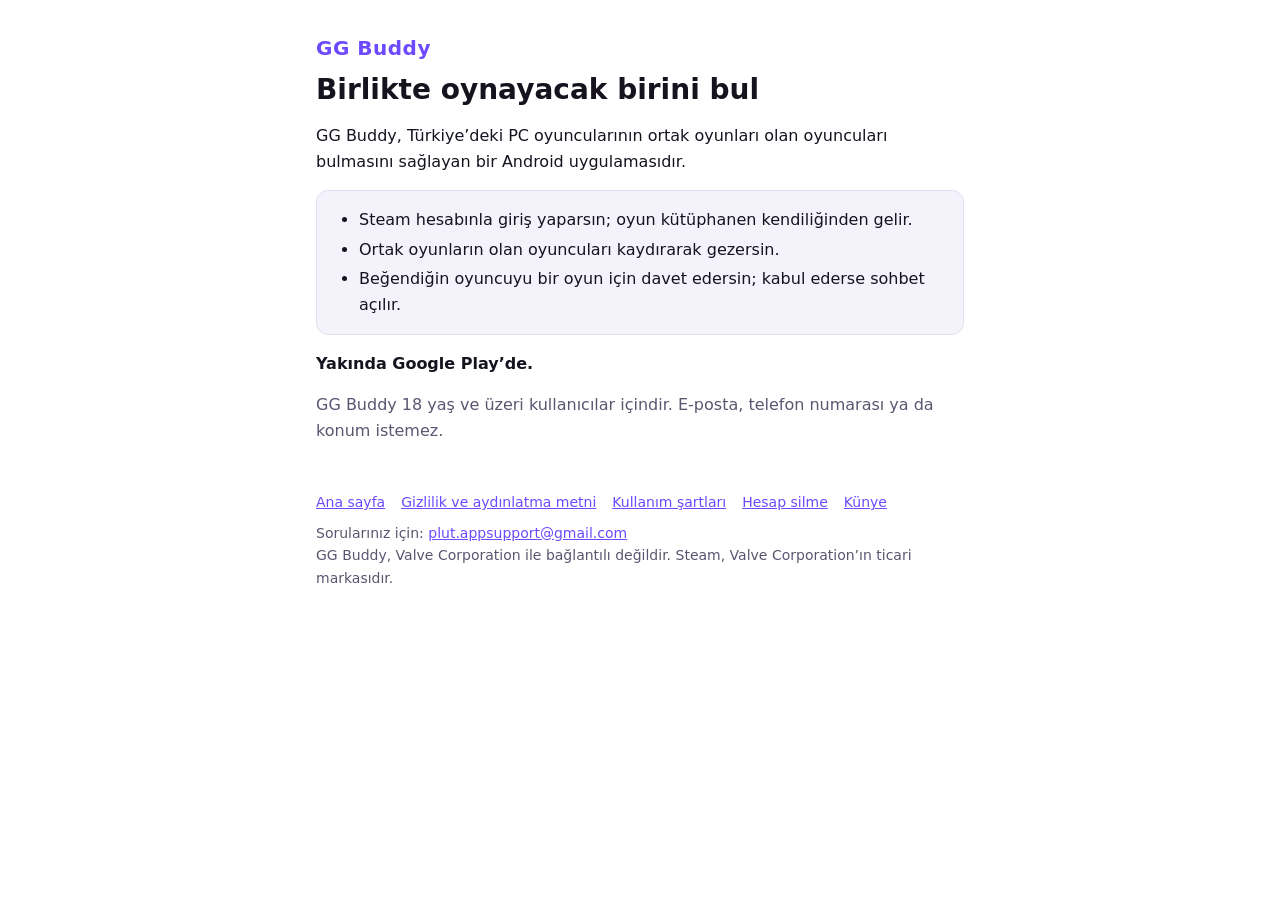
<file: index.html>
<!doctype html>
<html lang="tr">
<head>
<meta charset="utf-8" />
<meta name="viewport" content="width=device-width, initial-scale=1" />
<title>GG Buddy — Oyun arkadaşı bul</title>
<meta name="description" content="GG Buddy: Steam hesabınla gir, ortak oyunların olan oyuncuları bul, davet et, birlikte oyna." />
<link rel="stylesheet" href="style.css" />
<link rel="icon" type="image/png" href="favicon.png" />
<link rel="apple-touch-icon" href="apple-touch-icon.png" />
</head>
<body>
<main>
<a class="brand" href="./">GG Buddy</a>
<h1>Birlikte oynayacak birini bul</h1>
<p>GG Buddy, Türkiye’deki PC oyuncularının ortak oyunları olan oyuncuları bulmasını sağlayan bir Android uygulamasıdır.</p>
<div class="card">
<ul>
<li>Steam hesabınla giriş yaparsın; oyun kütüphanen kendiliğinden gelir.</li>
<li>Ortak oyunların olan oyuncuları kaydırarak gezersin.</li>
<li>Beğendiğin oyuncuyu bir oyun için davet edersin; kabul ederse sohbet açılır.</li>
</ul>
</div>
<p><strong>Yakında Google Play’de.</strong></p>
<p class="muted">GG Buddy 18 yaş ve üzeri kullanıcılar içindir. E-posta, telefon numarası ya da konum istemez.</p>
<footer class="muted">
  <nav class="links">
    <a href="./">Ana sayfa</a>
    <a href="gizlilik.html">Gizlilik ve aydınlatma metni</a>
    <a href="kullanim-sartlari.html">Kullanım şartları</a>
    <a href="hesap-silme.html">Hesap silme</a>
    <a href="kunye.html">Künye</a>
  </nav>
  Sorularınız için: <a href="mailto:plut.appsupport@gmail.com">plut.appsupport@gmail.com</a>
  <br />
  GG Buddy, Valve Corporation ile bağlantılı değildir. Steam, Valve Corporation’ın ticari markasıdır.
</footer>
</main>
</body>
</html>
</file>
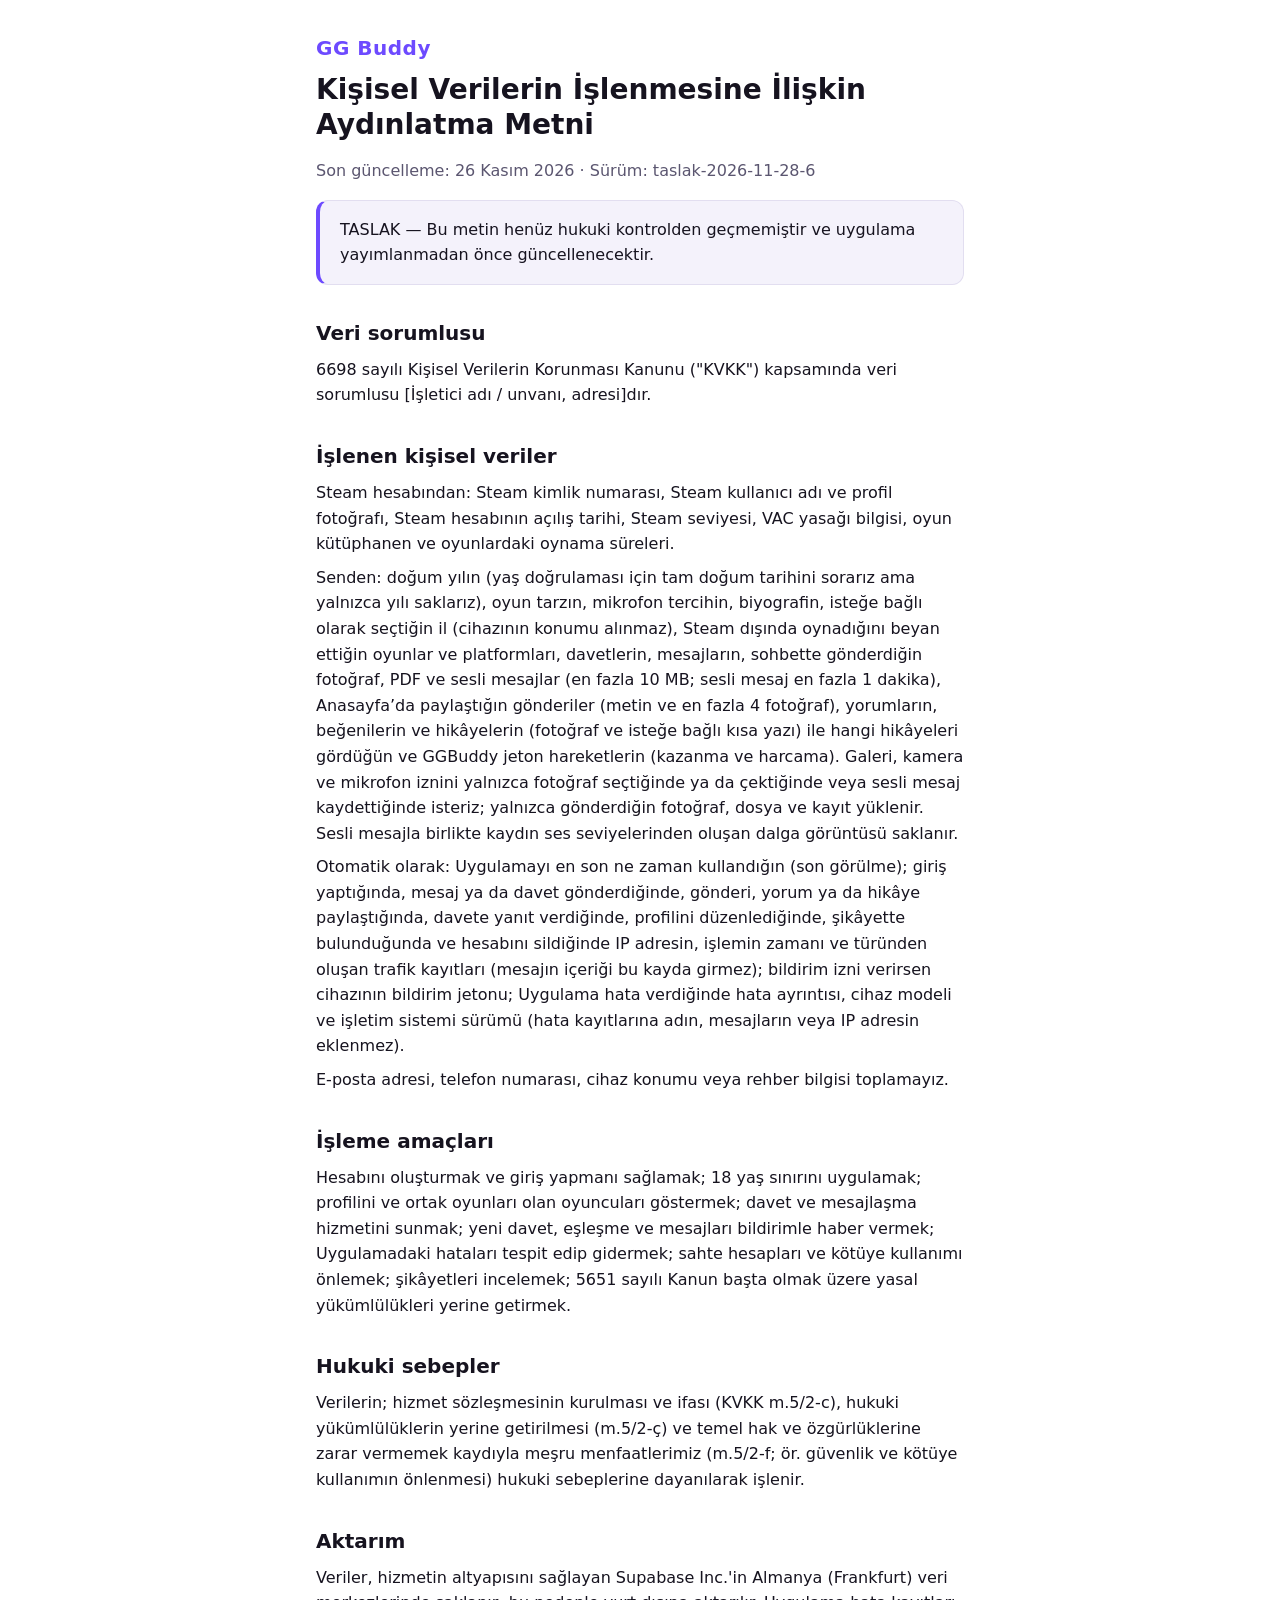
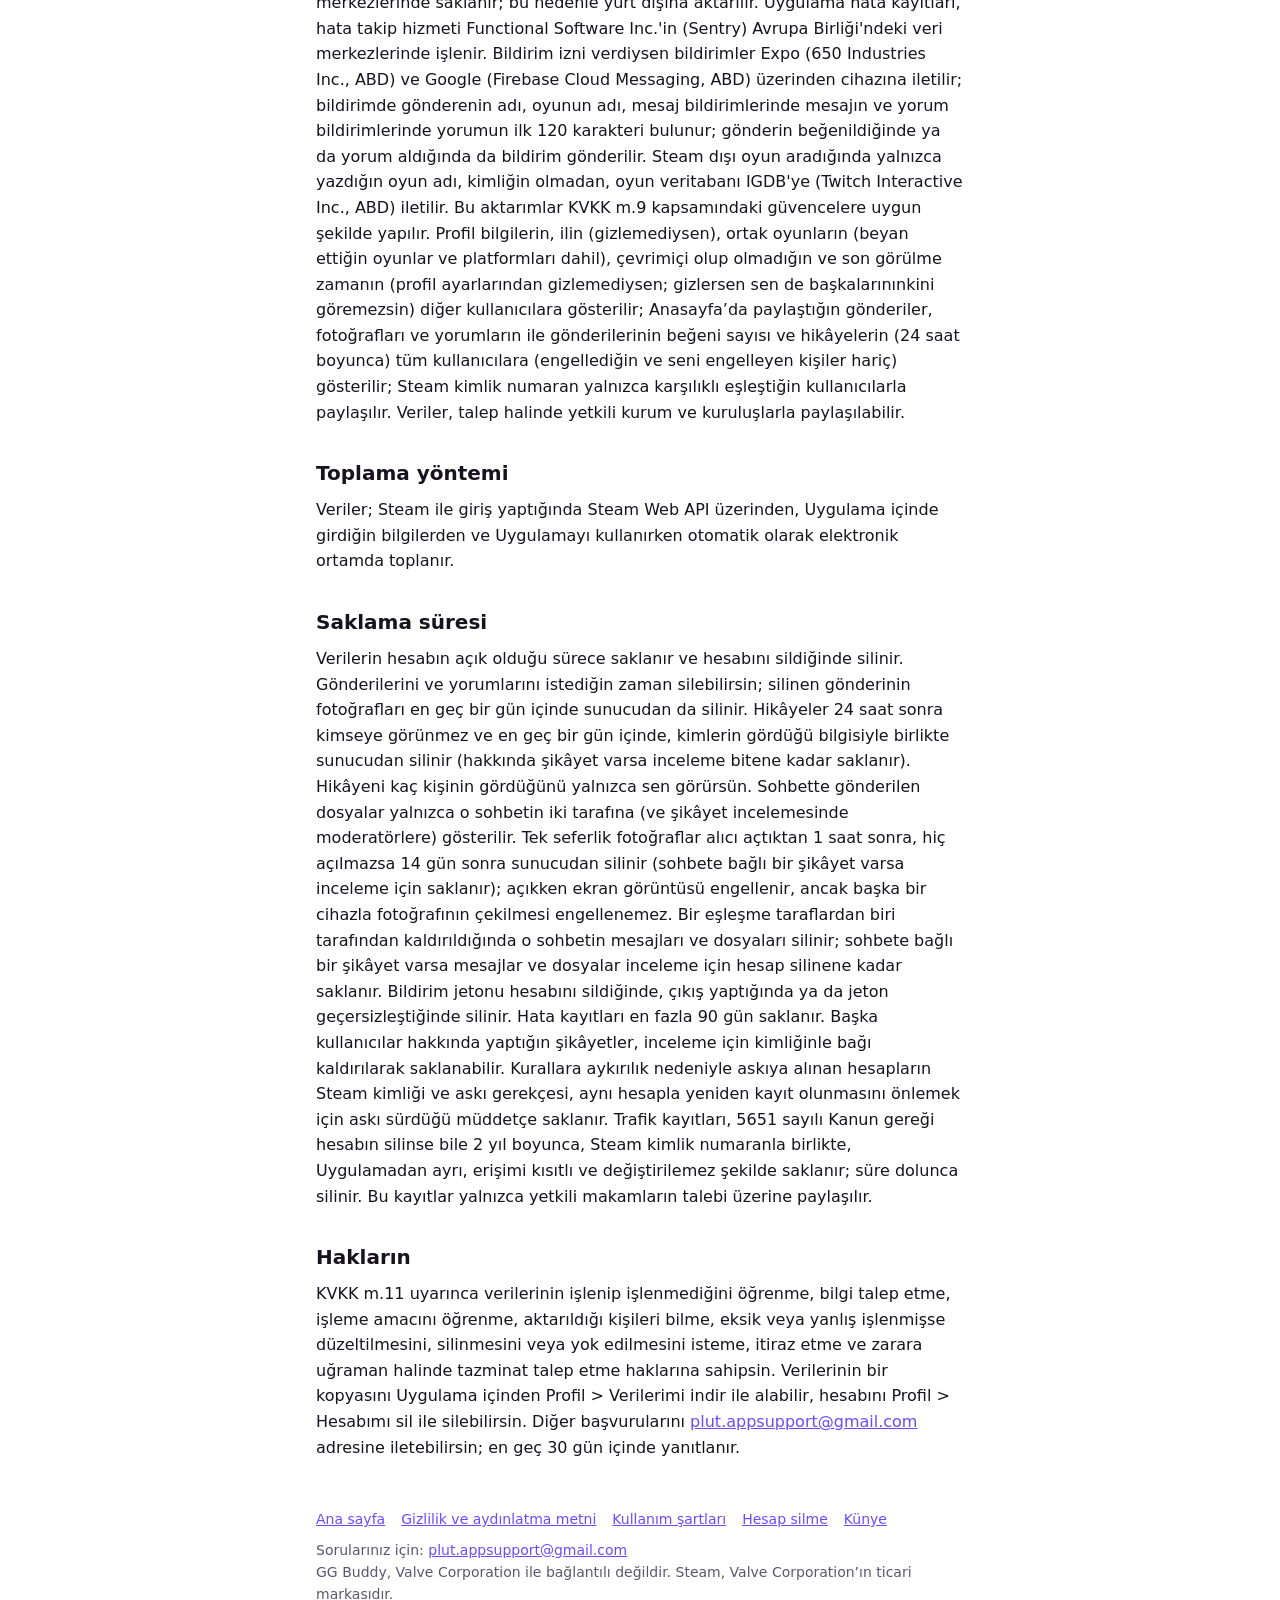
<file: gizlilik.html>
<!doctype html>
<html lang="tr">
<head>
<meta charset="utf-8" />
<meta name="viewport" content="width=device-width, initial-scale=1" />
<title>GG Buddy — Kişisel Verilerin İşlenmesine İlişkin Aydınlatma Metni</title>
<meta name="description" content="GG Buddy kişisel verilerin işlenmesine ilişkin aydınlatma metni." />
<link rel="stylesheet" href="style.css" />
<link rel="icon" type="image/png" href="favicon.png" />
<link rel="apple-touch-icon" href="apple-touch-icon.png" />
</head>
<body>
<main>
<a class="brand" href="./">GG Buddy</a>
<h1>Kişisel Verilerin İşlenmesine İlişkin Aydınlatma Metni</h1>
<p class="muted">Son güncelleme: 26 Kasım 2026 · Sürüm: taslak-2026-11-28-6</p>
<div class="card notice"><p>TASLAK — Bu metin henüz hukuki kontrolden geçmemiştir ve uygulama yayımlanmadan önce güncellenecektir.</p></div>
<div class="legal">
<h2>Veri sorumlusu</h2>
<p>6698 sayılı Kişisel Verilerin Korunması Kanunu (&quot;KVKK&quot;) kapsamında veri sorumlusu [İşletici adı / unvanı, adresi]dır.</p>
<h2>İşlenen kişisel veriler</h2>
<p>Steam hesabından: Steam kimlik numarası, Steam kullanıcı adı ve profil fotoğrafı, Steam hesabının açılış tarihi, Steam seviyesi, VAC yasağı bilgisi, oyun kütüphanen ve oyunlardaki oynama süreleri.</p>
<p>Senden: doğum yılın (yaş doğrulaması için tam doğum tarihini sorarız ama yalnızca yılı saklarız), oyun tarzın, mikrofon tercihin, biyografin, isteğe bağlı olarak seçtiğin il (cihazının konumu alınmaz), Steam dışında oynadığını beyan ettiğin oyunlar ve platformları, davetlerin, mesajların, sohbette gönderdiğin fotoğraf, PDF ve sesli mesajlar (en fazla 10 MB; sesli mesaj en fazla 1 dakika), Anasayfa’da paylaştığın gönderiler (metin ve en fazla 4 fotoğraf), yorumların, beğenilerin ve hikâyelerin (fotoğraf ve isteğe bağlı kısa yazı) ile hangi hikâyeleri gördüğün ve GGBuddy jeton hareketlerin (kazanma ve harcama). Galeri, kamera ve mikrofon iznini yalnızca fotoğraf seçtiğinde ya da çektiğinde veya sesli mesaj kaydettiğinde isteriz; yalnızca gönderdiğin fotoğraf, dosya ve kayıt yüklenir. Sesli mesajla birlikte kaydın ses seviyelerinden oluşan dalga görüntüsü saklanır.</p>
<p>Otomatik olarak: Uygulamayı en son ne zaman kullandığın (son görülme); giriş yaptığında, mesaj ya da davet gönderdiğinde, gönderi, yorum ya da hikâye paylaştığında, davete yanıt verdiğinde, profilini düzenlediğinde, şikâyette bulunduğunda ve hesabını sildiğinde IP adresin, işlemin zamanı ve türünden oluşan trafik kayıtları (mesajın içeriği bu kayda girmez); bildirim izni verirsen cihazının bildirim jetonu; Uygulama hata verdiğinde hata ayrıntısı, cihaz modeli ve işletim sistemi sürümü (hata kayıtlarına adın, mesajların veya IP adresin eklenmez).</p>
<p>E-posta adresi, telefon numarası, cihaz konumu veya rehber bilgisi toplamayız.</p>
<h2>İşleme amaçları</h2>
<p>Hesabını oluşturmak ve giriş yapmanı sağlamak; 18 yaş sınırını uygulamak; profilini ve ortak oyunları olan oyuncuları göstermek; davet ve mesajlaşma hizmetini sunmak; yeni davet, eşleşme ve mesajları bildirimle haber vermek; Uygulamadaki hataları tespit edip gidermek; sahte hesapları ve kötüye kullanımı önlemek; şikâyetleri incelemek; 5651 sayılı Kanun başta olmak üzere yasal yükümlülükleri yerine getirmek.</p>
<h2>Hukuki sebepler</h2>
<p>Verilerin; hizmet sözleşmesinin kurulması ve ifası (KVKK m.5/2-c), hukuki yükümlülüklerin yerine getirilmesi (m.5/2-ç) ve temel hak ve özgürlüklerine zarar vermemek kaydıyla meşru menfaatlerimiz (m.5/2-f; ör. güvenlik ve kötüye kullanımın önlenmesi) hukuki sebeplerine dayanılarak işlenir.</p>
<h2>Aktarım</h2>
<p>Veriler, hizmetin altyapısını sağlayan Supabase Inc.'in Almanya (Frankfurt) veri merkezlerinde saklanır; bu nedenle yurt dışına aktarılır. Uygulama hata kayıtları, hata takip hizmeti Functional Software Inc.'in (Sentry) Avrupa Birliği'ndeki veri merkezlerinde işlenir. Bildirim izni verdiysen bildirimler Expo (650 Industries Inc., ABD) ve Google (Firebase Cloud Messaging, ABD) üzerinden cihazına iletilir; bildirimde gönderenin adı, oyunun adı, mesaj bildirimlerinde mesajın ve yorum bildirimlerinde yorumun ilk 120 karakteri bulunur; gönderin beğenildiğinde ya da yorum aldığında da bildirim gönderilir. Steam dışı oyun aradığında yalnızca yazdığın oyun adı, kimliğin olmadan, oyun veritabanı IGDB'ye (Twitch Interactive Inc., ABD) iletilir. Bu aktarımlar KVKK m.9 kapsamındaki güvencelere uygun şekilde yapılır. Profil bilgilerin, ilin (gizlemediysen), ortak oyunların (beyan ettiğin oyunlar ve platformları dahil), çevrimiçi olup olmadığın ve son görülme zamanın (profil ayarlarından gizlemediysen; gizlersen sen de başkalarınınkini göremezsin) diğer kullanıcılara gösterilir; Anasayfa’da paylaştığın gönderiler, fotoğrafları ve yorumların ile gönderilerinin beğeni sayısı ve hikâyelerin (24 saat boyunca) tüm kullanıcılara (engellediğin ve seni engelleyen kişiler hariç) gösterilir; Steam kimlik numaran yalnızca karşılıklı eşleştiğin kullanıcılarla paylaşılır. Veriler, talep halinde yetkili kurum ve kuruluşlarla paylaşılabilir.</p>
<h2>Toplama yöntemi</h2>
<p>Veriler; Steam ile giriş yaptığında Steam Web API üzerinden, Uygulama içinde girdiğin bilgilerden ve Uygulamayı kullanırken otomatik olarak elektronik ortamda toplanır.</p>
<h2>Saklama süresi</h2>
<p>Verilerin hesabın açık olduğu sürece saklanır ve hesabını sildiğinde silinir. Gönderilerini ve yorumlarını istediğin zaman silebilirsin; silinen gönderinin fotoğrafları en geç bir gün içinde sunucudan da silinir. Hikâyeler 24 saat sonra kimseye görünmez ve en geç bir gün içinde, kimlerin gördüğü bilgisiyle birlikte sunucudan silinir (hakkında şikâyet varsa inceleme bitene kadar saklanır). Hikâyeni kaç kişinin gördüğünü yalnızca sen görürsün. Sohbette gönderilen dosyalar yalnızca o sohbetin iki tarafına (ve şikâyet incelemesinde moderatörlere) gösterilir. Tek seferlik fotoğraflar alıcı açtıktan 1 saat sonra, hiç açılmazsa 14 gün sonra sunucudan silinir (sohbete bağlı bir şikâyet varsa inceleme için saklanır); açıkken ekran görüntüsü engellenir, ancak başka bir cihazla fotoğrafının çekilmesi engellenemez. Bir eşleşme taraflardan biri tarafından kaldırıldığında o sohbetin mesajları ve dosyaları silinir; sohbete bağlı bir şikâyet varsa mesajlar ve dosyalar inceleme için hesap silinene kadar saklanır. Bildirim jetonu hesabını sildiğinde, çıkış yaptığında ya da jeton geçersizleştiğinde silinir. Hata kayıtları en fazla 90 gün saklanır. Başka kullanıcılar hakkında yaptığın şikâyetler, inceleme için kimliğinle bağı kaldırılarak saklanabilir. Kurallara aykırılık nedeniyle askıya alınan hesapların Steam kimliği ve askı gerekçesi, aynı hesapla yeniden kayıt olunmasını önlemek için askı sürdüğü müddetçe saklanır. Trafik kayıtları, 5651 sayılı Kanun gereği hesabın silinse bile 2 yıl boyunca, Steam kimlik numaranla birlikte, Uygulamadan ayrı, erişimi kısıtlı ve değiştirilemez şekilde saklanır; süre dolunca silinir. Bu kayıtlar yalnızca yetkili makamların talebi üzerine paylaşılır.</p>
<h2>Hakların</h2>
<p>KVKK m.11 uyarınca verilerinin işlenip işlenmediğini öğrenme, bilgi talep etme, işleme amacını öğrenme, aktarıldığı kişileri bilme, eksik veya yanlış işlenmişse düzeltilmesini, silinmesini veya yok edilmesini isteme, itiraz etme ve zarara uğraman halinde tazminat talep etme haklarına sahipsin. Verilerinin bir kopyasını Uygulama içinden Profil &gt; Verilerimi indir ile alabilir, hesabını Profil &gt; Hesabımı sil ile silebilirsin. Diğer başvurularını <a href="mailto:plut.appsupport@gmail.com">plut.appsupport@gmail.com</a> adresine iletebilirsin; en geç 30 gün içinde yanıtlanır.</p>
</div>
<footer class="muted">
  <nav class="links">
    <a href="./">Ana sayfa</a>
    <a href="gizlilik.html">Gizlilik ve aydınlatma metni</a>
    <a href="kullanim-sartlari.html">Kullanım şartları</a>
    <a href="hesap-silme.html">Hesap silme</a>
    <a href="kunye.html">Künye</a>
  </nav>
  Sorularınız için: <a href="mailto:plut.appsupport@gmail.com">plut.appsupport@gmail.com</a>
  <br />
  GG Buddy, Valve Corporation ile bağlantılı değildir. Steam, Valve Corporation’ın ticari markasıdır.
</footer>
</main>
</body>
</html>
</file>
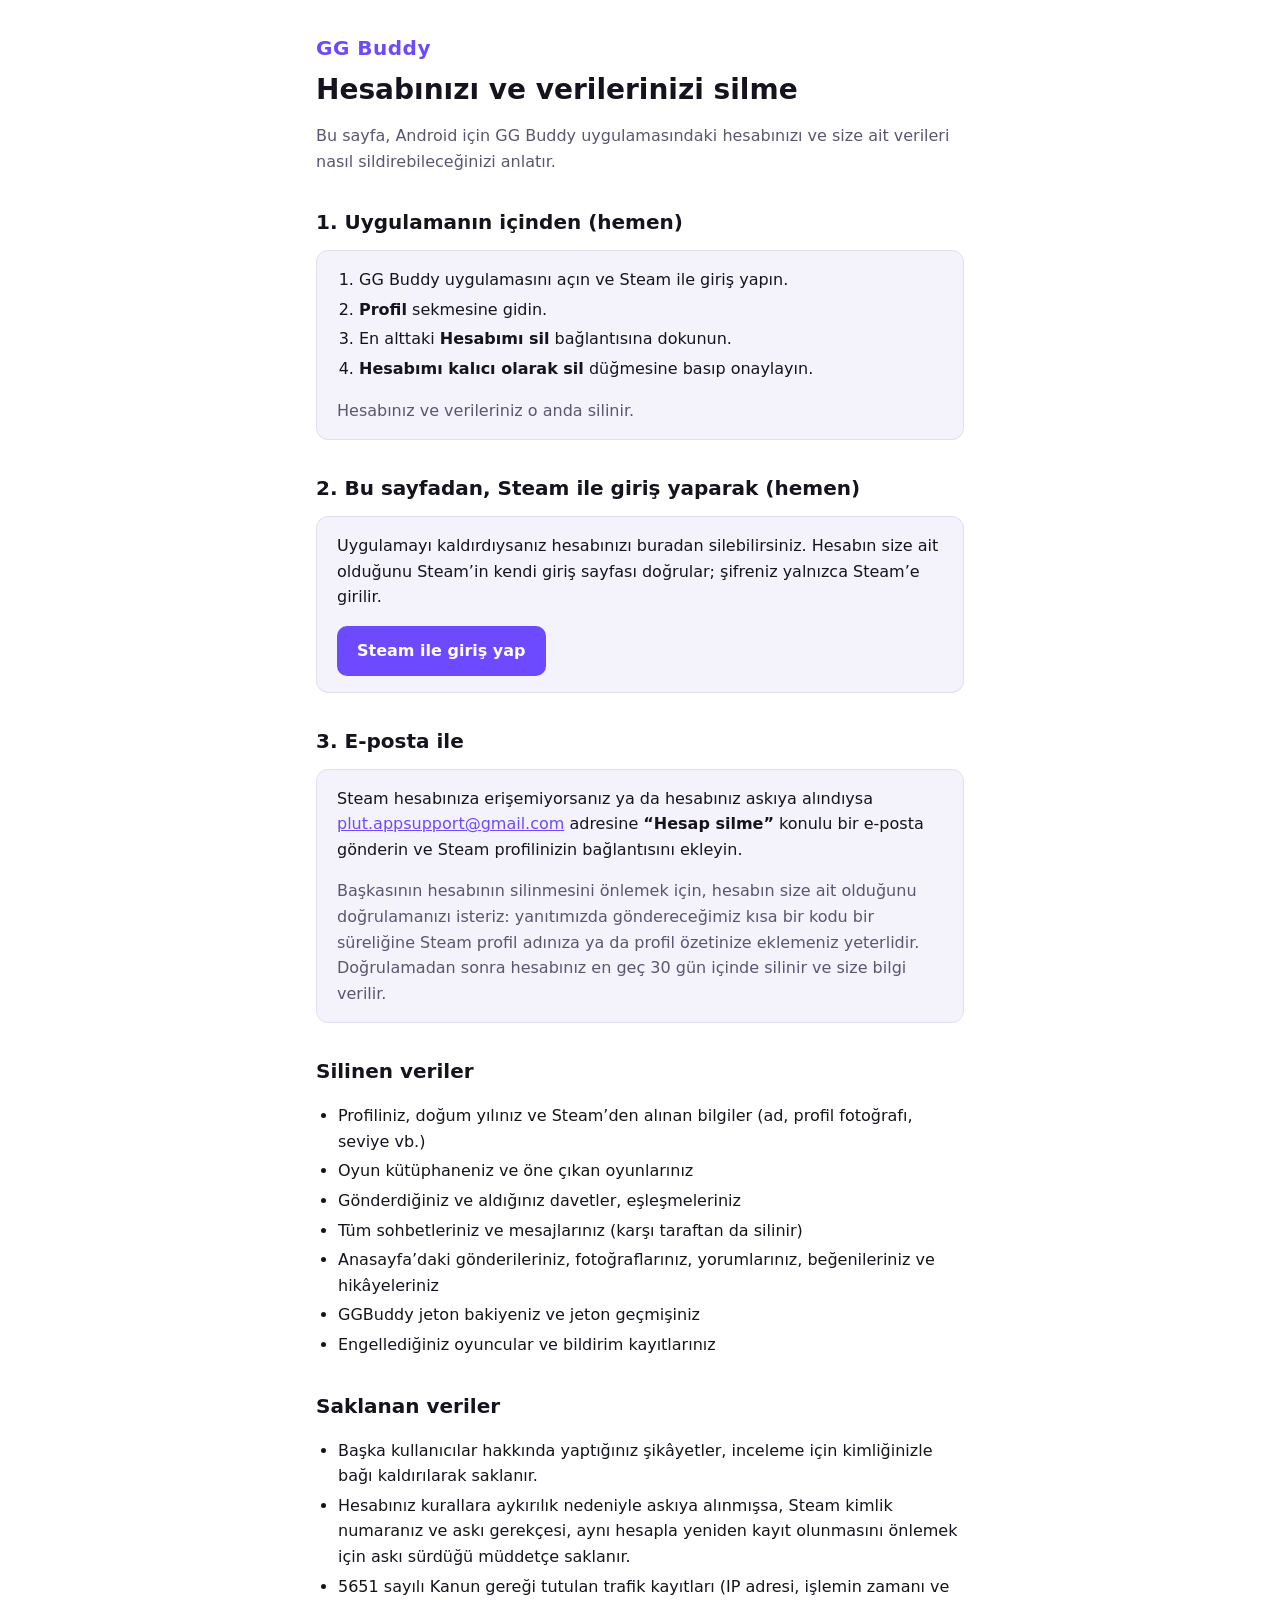
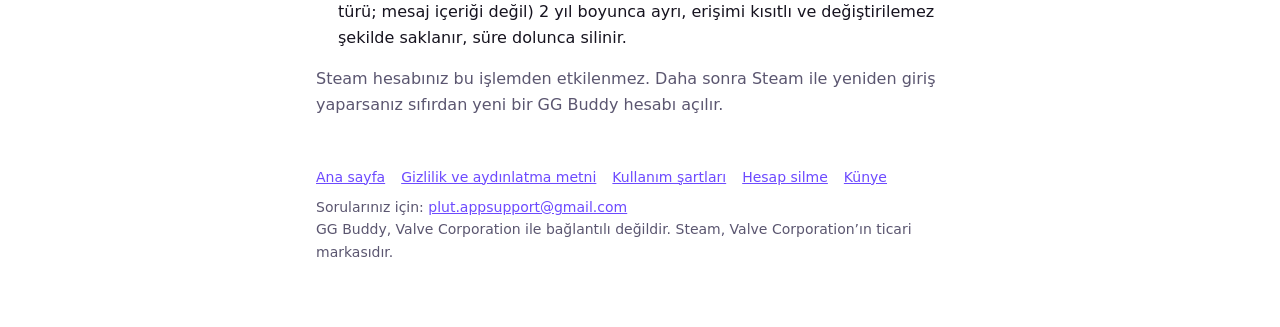
<file: hesap-silme.html>
<!doctype html>
<html lang="tr">
  <head>
    <meta charset="utf-8" />
    <meta name="viewport" content="width=device-width, initial-scale=1" />
    <title>GG Buddy — Hesap ve verilerin silinmesi</title>
    <meta
      name="description"
      content="GG Buddy hesabınızı ve verilerinizi nasıl silebileceğiniz; neyin silinip neyin saklandığı." />
    <link rel="stylesheet" href="style.css" />
    <link rel="icon" type="image/png" href="favicon.png" />
    <link rel="apple-touch-icon" href="apple-touch-icon.png" />
  </head>
  <body>
    <main>
      <a class="brand" href="./">GG Buddy</a>
      <h1>Hesabınızı ve verilerinizi silme</h1>
      <p class="muted">
        Bu sayfa, Android için GG Buddy uygulamasındaki hesabınızı ve size ait verileri nasıl
        sildirebileceğinizi anlatır.
      </p>

      <h2>1. Uygulamanın içinden (hemen)</h2>
      <div class="card">
        <ol>
          <li>GG Buddy uygulamasını açın ve Steam ile giriş yapın.</li>
          <li><span class="path">Profil</span> sekmesine gidin.</li>
          <li>En alttaki <span class="path">Hesabımı sil</span> bağlantısına dokunun.</li>
          <li><span class="path">Hesabımı kalıcı olarak sil</span> düğmesine basıp onaylayın.</li>
        </ol>
        <p class="muted">Hesabınız ve verileriniz o anda silinir.</p>
      </div>

      <h2 id="web">2. Bu sayfadan, Steam ile giriş yaparak (hemen)</h2>
      <div class="card" id="web-start">
        <p>
          Uygulamayı kaldırdıysanız hesabınızı buradan silebilirsiniz. Hesabın size ait olduğunu
          Steam’in kendi giriş sayfası doğrular; şifreniz yalnızca Steam’e girilir.
        </p>
        <div class="actions">
          <button class="button" id="start-button" type="button">Steam ile giriş yap</button>
        </div>
      </div>
      <div class="card" id="web-busy" hidden>
        <p>Lütfen bekleyin…</p>
      </div>
      <div class="card notice" id="web-confirm" hidden>
        <p><strong id="confirm-name"></strong> olarak giriş yaptınız.</p>
        <p>
          <strong>Hesabınız ve aşağıdaki tüm verileriniz kalıcı olarak silinecek.</strong> Bu işlem
          geri alınamaz.
        </p>
        <div class="actions">
          <button class="button danger" id="delete-button" type="button">
            Hesabımı kalıcı olarak sil
          </button>
          <button class="button secondary" id="cancel-button" type="button">Vazgeç</button>
        </div>
      </div>
      <div class="card notice" id="web-done" hidden>
        <p><strong>Hesabınız ve verileriniz silindi.</strong></p>
        <p class="muted">
          Steam hesabınız etkilenmedi. İsterseniz daha sonra Steam ile yeniden üye olabilirsiniz.
        </p>
      </div>
      <div class="card notice error" id="web-error" hidden>
        <p id="error-text"></p>
        <div class="actions">
          <button class="button secondary" id="retry-button" type="button">Tekrar dene</button>
        </div>
      </div>

      <h2>3. E-posta ile</h2>
      <div class="card">
        <p>
          Steam hesabınıza erişemiyorsanız ya da hesabınız askıya alındıysa
          <a href="mailto:plut.appsupport@gmail.com?subject=Hesap%20silme"
            >plut.appsupport@gmail.com</a
          >
          adresine <strong>“Hesap silme”</strong> konulu bir e-posta gönderin ve Steam profilinizin
          bağlantısını ekleyin.
        </p>
        <p class="muted">
          Başkasının hesabının silinmesini önlemek için, hesabın size ait olduğunu doğrulamanızı
          isteriz: yanıtımızda göndereceğimiz kısa bir kodu bir süreliğine Steam profil adınıza ya
          da profil özetinize eklemeniz yeterlidir. Doğrulamadan sonra hesabınız en geç 30 gün
          içinde silinir ve size bilgi verilir.
        </p>
      </div>

      <h2>Silinen veriler</h2>
      <ul>
        <li>
          Profiliniz, doğum yılınız ve Steam’den alınan bilgiler (ad, profil fotoğrafı, seviye vb.)
        </li>
        <li>Oyun kütüphaneniz ve öne çıkan oyunlarınız</li>
        <li>Gönderdiğiniz ve aldığınız davetler, eşleşmeleriniz</li>
        <li>Tüm sohbetleriniz ve mesajlarınız (karşı taraftan da silinir)</li>
        <li>
          Anasayfa’daki gönderileriniz, fotoğraflarınız, yorumlarınız, beğenileriniz ve
          hikâyeleriniz
        </li>
        <li>GGBuddy jeton bakiyeniz ve jeton geçmişiniz</li>
        <li>Engellediğiniz oyuncular ve bildirim kayıtlarınız</li>
      </ul>

      <h2>Saklanan veriler</h2>
      <ul>
        <li>
          Başka kullanıcılar hakkında yaptığınız şikâyetler, inceleme için kimliğinizle bağı
          kaldırılarak saklanır.
        </li>
        <li>
          Hesabınız kurallara aykırılık nedeniyle askıya alınmışsa, Steam kimlik numaranız ve askı
          gerekçesi, aynı hesapla yeniden kayıt olunmasını önlemek için askı sürdüğü müddetçe
          saklanır.
        </li>
        <li>
          5651 sayılı Kanun gereği tutulan trafik kayıtları (IP adresi, işlemin zamanı ve türü;
          mesaj içeriği değil) 2 yıl boyunca ayrı, erişimi kısıtlı ve değiştirilemez şekilde
          saklanır, süre dolunca silinir.
        </li>
      </ul>

      <p class="muted">
        Steam hesabınız bu işlemden etkilenmez. Daha sonra Steam ile yeniden giriş yaparsanız
        sıfırdan yeni bir GG Buddy hesabı açılır.
      </p>

      <footer class="muted">
        <nav class="links">
          <a href="./">Ana sayfa</a>
          <a href="gizlilik.html">Gizlilik ve aydınlatma metni</a>
          <a href="kullanim-sartlari.html">Kullanım şartları</a>
          <a href="hesap-silme.html">Hesap silme</a>
          <a href="kunye.html">Künye</a>
        </nav>
        Sorularınız için:
        <a href="mailto:plut.appsupport@gmail.com">plut.appsupport@gmail.com</a>
        <br />
        GG Buddy, Valve Corporation ile bağlantılı değildir. Steam, Valve Corporation’ın ticari
        markasıdır.
      </footer>
    </main>
    <script src="config.js"></script>
    <script>
      (() => {
        const config = window.GGBUDDY_CONFIG;
        const STEAM_AUTH = `${config.supabaseUrl}/functions/v1/steam-auth`;
        const STORAGE_KEY = 'ggbuddy.delete.verifier';

        const ERRORS = {
          not_member:
            'Bu Steam hesabıyla açılmış bir GG Buddy üyeliği yok; silinecek bir veri bulunmuyor.',
          suspended:
            'Bu Steam hesabı askıya alındığı için buradan silinemiyor. Aşağıdaki e-posta yolunu kullanabilirsiniz.',
          cancelled: 'Steam girişi tamamlanmadı.',
          expired: 'Giriş süresi doldu. Lütfen tekrar deneyin.',
          failed: 'Bir şeyler ters gitti. Biraz sonra tekrar deneyin.',
        };

        const panels = ['web-start', 'web-busy', 'web-confirm', 'web-done', 'web-error'];
        function show(id) {
          for (const panel of panels) document.getElementById(panel).hidden = panel !== id;
        }
        function fail(code) {
          document.getElementById('error-text').textContent = ERRORS[code] || ERRORS.failed;
          show('web-error');
          document.getElementById('web').scrollIntoView();
        }

        // Tarayıcı deposu kapalı olabilir (gizli pencere); hata vermeden geç.
        const store = {
          get() {
            try {
              return sessionStorage.getItem(STORAGE_KEY);
            } catch {
              return null;
            }
          },
          set(value) {
            try {
              sessionStorage.setItem(STORAGE_KEY, value);
            } catch {}
          },
          clear() {
            try {
              sessionStorage.removeItem(STORAGE_KEY);
            } catch {}
          },
        };

        function base64Url(bytes) {
          let binary = '';
          for (const b of bytes) binary += String.fromCharCode(b);
          return btoa(binary).replace(/\+/g, '-').replace(/\//g, '_').replace(/=+$/, '');
        }

        // Uygulamadaki gibi: verifier tarayıcıda kalır, sunucuya yalnızca özeti gider.
        async function createPkcePair() {
          const verifier = base64Url(crypto.getRandomValues(new Uint8Array(32)));
          const digest = await crypto.subtle.digest('SHA-256', new TextEncoder().encode(verifier));
          return { verifier, challenge: base64Url(new Uint8Array(digest)) };
        }

        async function startSignIn() {
          show('web-busy');
          try {
            const { verifier, challenge } = await createPkcePair();
            store.set(verifier);
            const redirect = `${location.origin}${location.pathname}`;
            const params = new URLSearchParams({ redirect, challenge, intent: 'delete' });
            location.assign(`${STEAM_AUTH}/start?${params}`);
          } catch {
            fail('failed');
          }
        }

        async function postJson(url, body, token) {
          const headers = { 'Content-Type': 'application/json', apikey: config.publishableKey };
          if (token) headers.Authorization = `Bearer ${token}`;
          const res = await fetch(url, { method: 'POST', headers, body: JSON.stringify(body) });
          const data = await res.json().catch(() => null);
          return { ok: res.ok, status: res.status, data };
        }

        let session = null;

        async function openSession(tokenHash) {
          const verified = await postJson(`${config.supabaseUrl}/auth/v1/verify`, {
            type: 'magiclink',
            token_hash: tokenHash,
          });
          if (!verified.ok || !verified.data?.access_token) return fail('expired');
          session = verified.data;

          let name = 'Steam hesabınız';
          try {
            const res = await fetch(
              `${config.supabaseUrl}/rest/v1/profiles?select=display_name&id=eq.${session.user.id}`,
              {
                headers: {
                  apikey: config.publishableKey,
                  Authorization: `Bearer ${session.access_token}`,
                },
              }
            );
            const rows = await res.json();
            if (Array.isArray(rows) && rows[0]?.display_name) name = rows[0].display_name;
          } catch {}
          document.getElementById('confirm-name').textContent = name;
          show('web-confirm');
          document.getElementById('web').scrollIntoView();
        }

        async function deleteAccount() {
          if (!session) return fail('expired');
          document.getElementById('delete-button').disabled = true;
          show('web-busy');
          const result = await postJson(
            `${config.supabaseUrl}/rest/v1/rpc/delete_account`,
            {},
            session.access_token
          ).catch(() => ({ ok: false }));
          session = null;
          if (!result.ok) return fail('failed');
          show('web-done');
        }

        async function cancel() {
          if (session) {
            // Oturumu sunucuda da kapat.
            await postJson(`${config.supabaseUrl}/auth/v1/logout`, {}, session.access_token).catch(
              () => null
            );
          }
          session = null;
          show('web-start');
        }

        // Steam'den dönüş: kod ya da hata adreste gelir; adres hemen temizlenir.
        async function handleReturn() {
          const params = new URLSearchParams(location.search);
          const error = params.get('error');
          let tokenHash = params.get('token_hash');
          const verifier = store.get();
          if (!error && !tokenHash && !verifier) return;

          history.replaceState(null, '', location.pathname + location.hash);
          show('web-busy');
          store.clear();

          if (error) return fail(error);

          // Yönlendirmede kod yoksa (ör. sekme kapandı) gizli değerle sunucudan alınır.
          if (!tokenHash && verifier) {
            const claimed = await postJson(`${STEAM_AUTH}/claim`, { verifier }).catch(() => null);
            if (claimed?.data?.error) return fail(claimed.data.error);
            tokenHash = claimed?.data?.token_hash ?? null;
          }
          if (!tokenHash) return show('web-start');
          await openSession(tokenHash);
        }

        document.getElementById('start-button').addEventListener('click', startSignIn);
        document.getElementById('retry-button').addEventListener('click', () => show('web-start'));
        document.getElementById('delete-button').addEventListener('click', deleteAccount);
        document.getElementById('cancel-button').addEventListener('click', cancel);
        handleReturn().catch(() => fail('failed'));
      })();
    </script>
  </body>
</html>
</file>
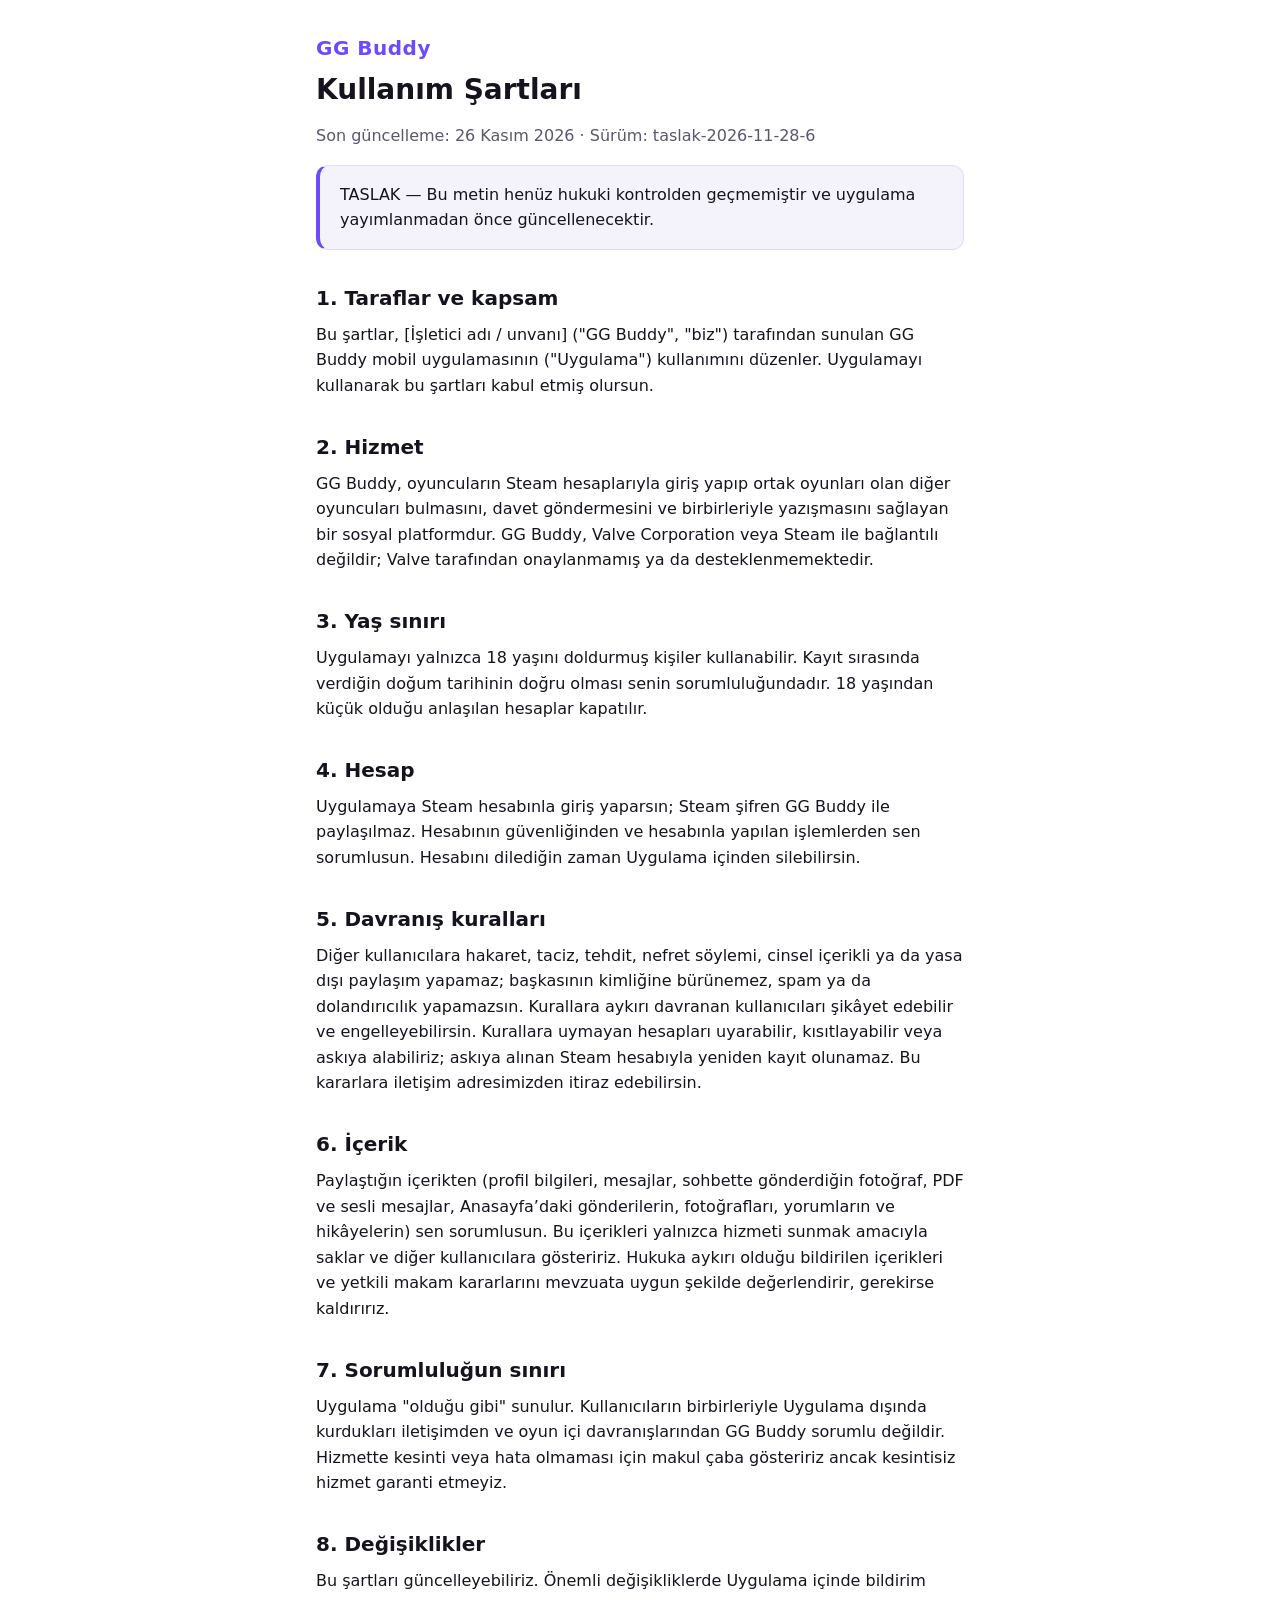
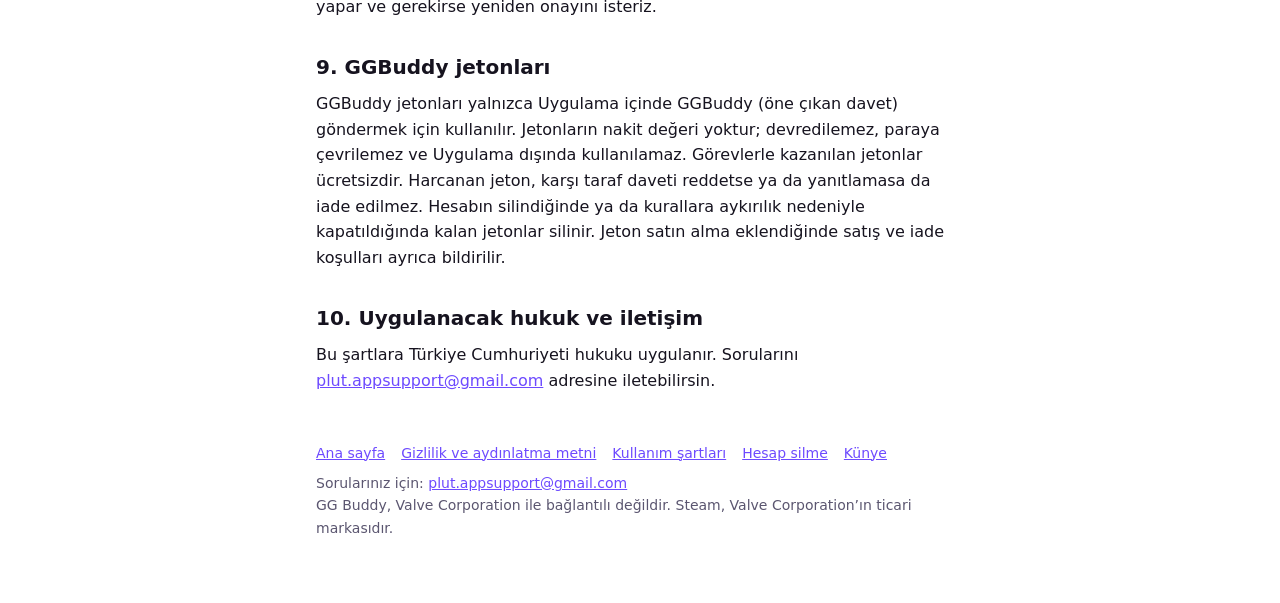
<file: kullanim-sartlari.html>
<!doctype html>
<html lang="tr">
<head>
<meta charset="utf-8" />
<meta name="viewport" content="width=device-width, initial-scale=1" />
<title>GG Buddy — Kullanım Şartları</title>
<meta name="description" content="GG Buddy kullanım şartları." />
<link rel="stylesheet" href="style.css" />
<link rel="icon" type="image/png" href="favicon.png" />
<link rel="apple-touch-icon" href="apple-touch-icon.png" />
</head>
<body>
<main>
<a class="brand" href="./">GG Buddy</a>
<h1>Kullanım Şartları</h1>
<p class="muted">Son güncelleme: 26 Kasım 2026 · Sürüm: taslak-2026-11-28-6</p>
<div class="card notice"><p>TASLAK — Bu metin henüz hukuki kontrolden geçmemiştir ve uygulama yayımlanmadan önce güncellenecektir.</p></div>
<div class="legal">
<h2>1. Taraflar ve kapsam</h2>
<p>Bu şartlar, [İşletici adı / unvanı] (&quot;GG Buddy&quot;, &quot;biz&quot;) tarafından sunulan GG Buddy mobil uygulamasının (&quot;Uygulama&quot;) kullanımını düzenler. Uygulamayı kullanarak bu şartları kabul etmiş olursun.</p>
<h2>2. Hizmet</h2>
<p>GG Buddy, oyuncuların Steam hesaplarıyla giriş yapıp ortak oyunları olan diğer oyuncuları bulmasını, davet göndermesini ve birbirleriyle yazışmasını sağlayan bir sosyal platformdur. GG Buddy, Valve Corporation veya Steam ile bağlantılı değildir; Valve tarafından onaylanmamış ya da desteklenmemektedir.</p>
<h2>3. Yaş sınırı</h2>
<p>Uygulamayı yalnızca 18 yaşını doldurmuş kişiler kullanabilir. Kayıt sırasında verdiğin doğum tarihinin doğru olması senin sorumluluğundadır. 18 yaşından küçük olduğu anlaşılan hesaplar kapatılır.</p>
<h2>4. Hesap</h2>
<p>Uygulamaya Steam hesabınla giriş yaparsın; Steam şifren GG Buddy ile paylaşılmaz. Hesabının güvenliğinden ve hesabınla yapılan işlemlerden sen sorumlusun. Hesabını dilediğin zaman Uygulama içinden silebilirsin.</p>
<h2>5. Davranış kuralları</h2>
<p>Diğer kullanıcılara hakaret, taciz, tehdit, nefret söylemi, cinsel içerikli ya da yasa dışı paylaşım yapamaz; başkasının kimliğine bürünemez, spam ya da dolandırıcılık yapamazsın. Kurallara aykırı davranan kullanıcıları şikâyet edebilir ve engelleyebilirsin. Kurallara uymayan hesapları uyarabilir, kısıtlayabilir veya askıya alabiliriz; askıya alınan Steam hesabıyla yeniden kayıt olunamaz. Bu kararlara iletişim adresimizden itiraz edebilirsin.</p>
<h2>6. İçerik</h2>
<p>Paylaştığın içerikten (profil bilgileri, mesajlar, sohbette gönderdiğin fotoğraf, PDF ve sesli mesajlar, Anasayfa’daki gönderilerin, fotoğrafları, yorumların ve hikâyelerin) sen sorumlusun. Bu içerikleri yalnızca hizmeti sunmak amacıyla saklar ve diğer kullanıcılara gösteririz. Hukuka aykırı olduğu bildirilen içerikleri ve yetkili makam kararlarını mevzuata uygun şekilde değerlendirir, gerekirse kaldırırız.</p>
<h2>7. Sorumluluğun sınırı</h2>
<p>Uygulama &quot;olduğu gibi&quot; sunulur. Kullanıcıların birbirleriyle Uygulama dışında kurdukları iletişimden ve oyun içi davranışlarından GG Buddy sorumlu değildir. Hizmette kesinti veya hata olmaması için makul çaba gösteririz ancak kesintisiz hizmet garanti etmeyiz.</p>
<h2>8. Değişiklikler</h2>
<p>Bu şartları güncelleyebiliriz. Önemli değişikliklerde Uygulama içinde bildirim yapar ve gerekirse yeniden onayını isteriz.</p>
<h2>9. GGBuddy jetonları</h2>
<p>GGBuddy jetonları yalnızca Uygulama içinde GGBuddy (öne çıkan davet) göndermek için kullanılır. Jetonların nakit değeri yoktur; devredilemez, paraya çevrilemez ve Uygulama dışında kullanılamaz. Görevlerle kazanılan jetonlar ücretsizdir. Harcanan jeton, karşı taraf daveti reddetse ya da yanıtlamasa da iade edilmez. Hesabın silindiğinde ya da kurallara aykırılık nedeniyle kapatıldığında kalan jetonlar silinir. Jeton satın alma eklendiğinde satış ve iade koşulları ayrıca bildirilir.</p>
<h2>10. Uygulanacak hukuk ve iletişim</h2>
<p>Bu şartlara Türkiye Cumhuriyeti hukuku uygulanır. Sorularını <a href="mailto:plut.appsupport@gmail.com">plut.appsupport@gmail.com</a> adresine iletebilirsin.</p>
</div>
<footer class="muted">
  <nav class="links">
    <a href="./">Ana sayfa</a>
    <a href="gizlilik.html">Gizlilik ve aydınlatma metni</a>
    <a href="kullanim-sartlari.html">Kullanım şartları</a>
    <a href="hesap-silme.html">Hesap silme</a>
    <a href="kunye.html">Künye</a>
  </nav>
  Sorularınız için: <a href="mailto:plut.appsupport@gmail.com">plut.appsupport@gmail.com</a>
  <br />
  GG Buddy, Valve Corporation ile bağlantılı değildir. Steam, Valve Corporation’ın ticari markasıdır.
</footer>
</main>
</body>
</html>
</file>
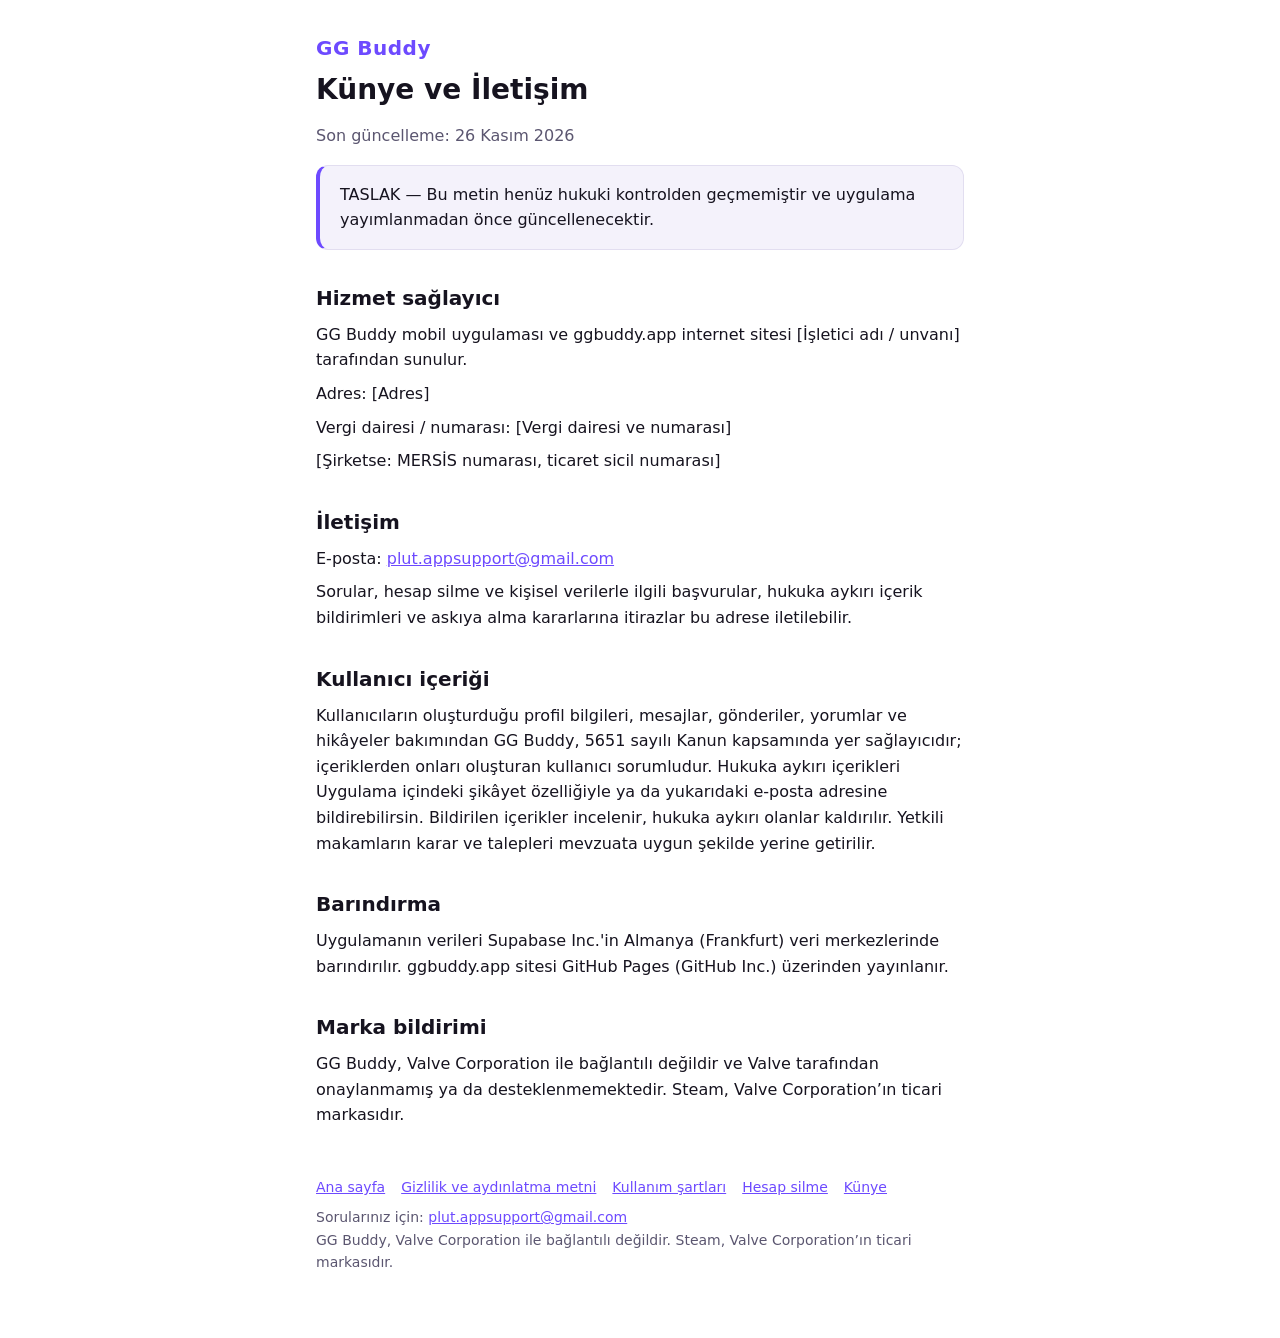
<file: kunye.html>
<!doctype html>
<html lang="tr">
<head>
<meta charset="utf-8" />
<meta name="viewport" content="width=device-width, initial-scale=1" />
<title>GG Buddy — Künye ve İletişim</title>
<meta name="description" content="GG Buddy künye ve iletişim bilgileri." />
<link rel="stylesheet" href="style.css" />
<link rel="icon" type="image/png" href="favicon.png" />
<link rel="apple-touch-icon" href="apple-touch-icon.png" />
</head>
<body>
<main>
<a class="brand" href="./">GG Buddy</a>
<h1>Künye ve İletişim</h1>
<p class="muted">Son güncelleme: 26 Kasım 2026</p>
<div class="card notice"><p>TASLAK — Bu metin henüz hukuki kontrolden geçmemiştir ve uygulama yayımlanmadan önce güncellenecektir.</p></div>
<div class="legal">
<h2>Hizmet sağlayıcı</h2>
<p>GG Buddy mobil uygulaması ve ggbuddy.app internet sitesi [İşletici adı / unvanı] tarafından sunulur.</p>
<p>Adres: [Adres]</p>
<p>Vergi dairesi / numarası: [Vergi dairesi ve numarası]</p>
<p>[Şirketse: MERSİS numarası, ticaret sicil numarası]</p>
<h2>İletişim</h2>
<p>E-posta: <a href="mailto:plut.appsupport@gmail.com">plut.appsupport@gmail.com</a></p>
<p>Sorular, hesap silme ve kişisel verilerle ilgili başvurular, hukuka aykırı içerik bildirimleri ve askıya alma kararlarına itirazlar bu adrese iletilebilir.</p>
<h2>Kullanıcı içeriği</h2>
<p>Kullanıcıların oluşturduğu profil bilgileri, mesajlar, gönderiler, yorumlar ve hikâyeler bakımından GG Buddy, 5651 sayılı Kanun kapsamında yer sağlayıcıdır; içeriklerden onları oluşturan kullanıcı sorumludur. Hukuka aykırı içerikleri Uygulama içindeki şikâyet özelliğiyle ya da yukarıdaki e-posta adresine bildirebilirsin. Bildirilen içerikler incelenir, hukuka aykırı olanlar kaldırılır. Yetkili makamların karar ve talepleri mevzuata uygun şekilde yerine getirilir.</p>
<h2>Barındırma</h2>
<p>Uygulamanın verileri Supabase Inc.'in Almanya (Frankfurt) veri merkezlerinde barındırılır. ggbuddy.app sitesi GitHub Pages (GitHub Inc.) üzerinden yayınlanır.</p>
<h2>Marka bildirimi</h2>
<p>GG Buddy, Valve Corporation ile bağlantılı değildir ve Valve tarafından onaylanmamış ya da desteklenmemektedir. Steam, Valve Corporation’ın ticari markasıdır.</p>
</div>
<footer class="muted">
  <nav class="links">
    <a href="./">Ana sayfa</a>
    <a href="gizlilik.html">Gizlilik ve aydınlatma metni</a>
    <a href="kullanim-sartlari.html">Kullanım şartları</a>
    <a href="hesap-silme.html">Hesap silme</a>
    <a href="kunye.html">Künye</a>
  </nav>
  Sorularınız için: <a href="mailto:plut.appsupport@gmail.com">plut.appsupport@gmail.com</a>
  <br />
  GG Buddy, Valve Corporation ile bağlantılı değildir. Steam, Valve Corporation’ın ticari markasıdır.
</footer>
</main>
</body>
</html>
</file>
<file: style.css>
/* GG Buddy sitesinin ortak biçimi. */
:root {
  --bg: #ffffff;
  --text: #16131f;
  --muted: #5b5670;
  --accent: #6d4aff;
  --card: #f4f2fb;
  --border: #e2def0;
  --danger: #c62828;
}
@media (prefers-color-scheme: dark) {
  :root {
    --bg: #121017;
    --text: #f1eff7;
    --muted: #aaa4bd;
    --accent: #9c85ff;
    --card: #1c1924;
    --border: #2c2838;
    --danger: #ff6b6b;
  }
}
* {
  box-sizing: border-box;
}
body {
  margin: 0;
  background: var(--bg);
  color: var(--text);
  font:
    16px/1.6 system-ui,
    -apple-system,
    'Segoe UI',
    Roboto,
    sans-serif;
}
main {
  max-width: 680px;
  margin: 0 auto;
  padding: 32px 16px 64px;
}
.brand {
  color: var(--accent);
  font-weight: 700;
  font-size: 20px;
  letter-spacing: 0.5px;
}
h1 {
  font-size: 28px;
  line-height: 1.25;
  margin: 8px 0 12px;
}
h2 {
  font-size: 20px;
  margin: 32px 0 8px;
}
p,
li {
  color: var(--text);
}
.muted {
  color: var(--muted);
}
.card {
  background: var(--card);
  border: 1px solid var(--border);
  border-radius: 12px;
  padding: 16px 20px;
  margin: 12px 0;
}
.card > :first-child {
  margin-top: 0;
}
.card > :last-child {
  margin-bottom: 0;
}
ol,
ul {
  padding-left: 22px;
}
li + li {
  margin-top: 4px;
}
a {
  color: var(--accent);
}
.path {
  font-weight: 600;
}
.button {
  display: inline-block;
  border: 0;
  border-radius: 10px;
  padding: 12px 20px;
  font: inherit;
  font-weight: 700;
  cursor: pointer;
  background: var(--accent);
  color: #ffffff;
}
.button.danger {
  background: var(--danger);
}
.button.secondary {
  background: transparent;
  color: var(--muted);
  padding-left: 8px;
  padding-right: 8px;
}
.button:disabled {
  opacity: 0.5;
  cursor: default;
}
.actions {
  display: flex;
  flex-wrap: wrap;
  gap: 8px;
  align-items: center;
  margin-top: 12px;
}
.notice {
  border-left: 4px solid var(--accent);
}
.notice.error {
  border-left-color: var(--danger);
}
[hidden] {
  display: none !important;
}
footer {
  margin-top: 48px;
  font-size: 14px;
}
.brand {
  text-decoration: none;
}
nav.links {
  display: flex;
  flex-wrap: wrap;
  gap: 4px 16px;
  margin-bottom: 8px;
}
.legal p {
  margin: 0 0 8px;
}
</file>
